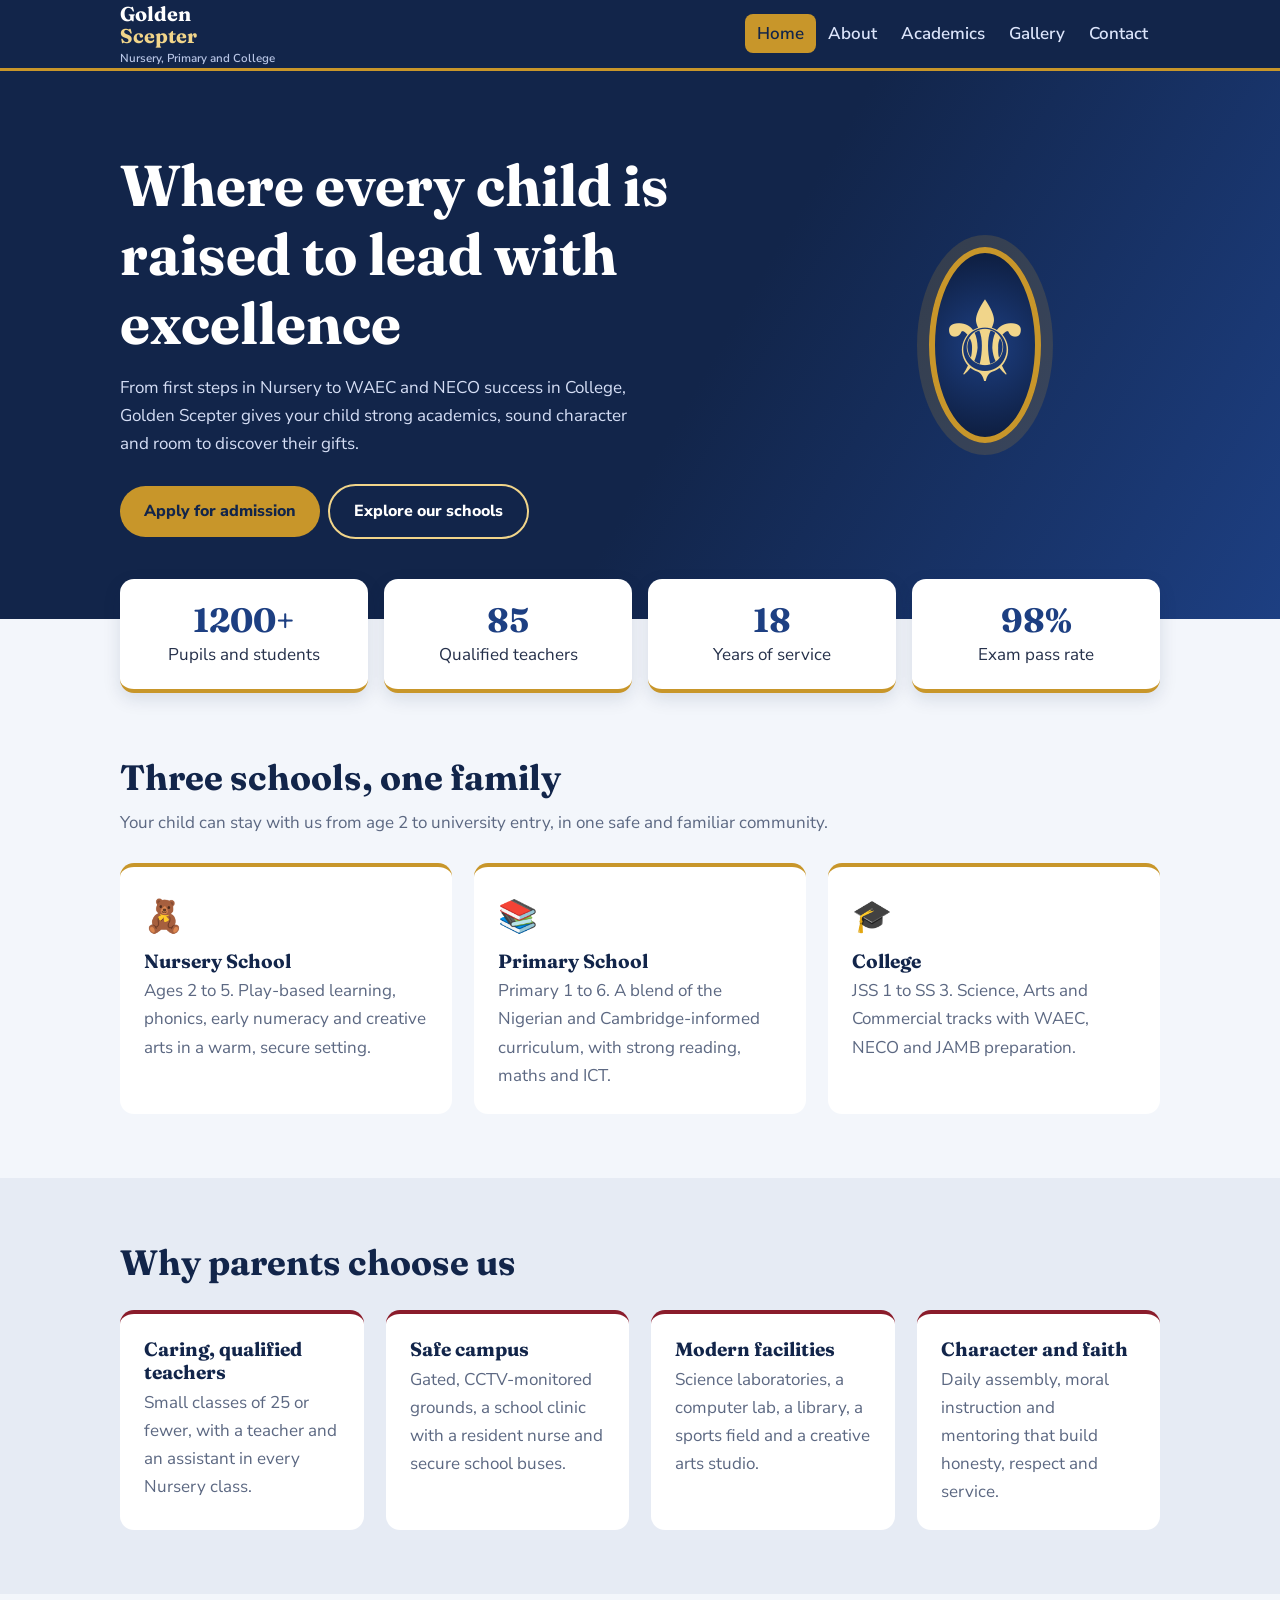
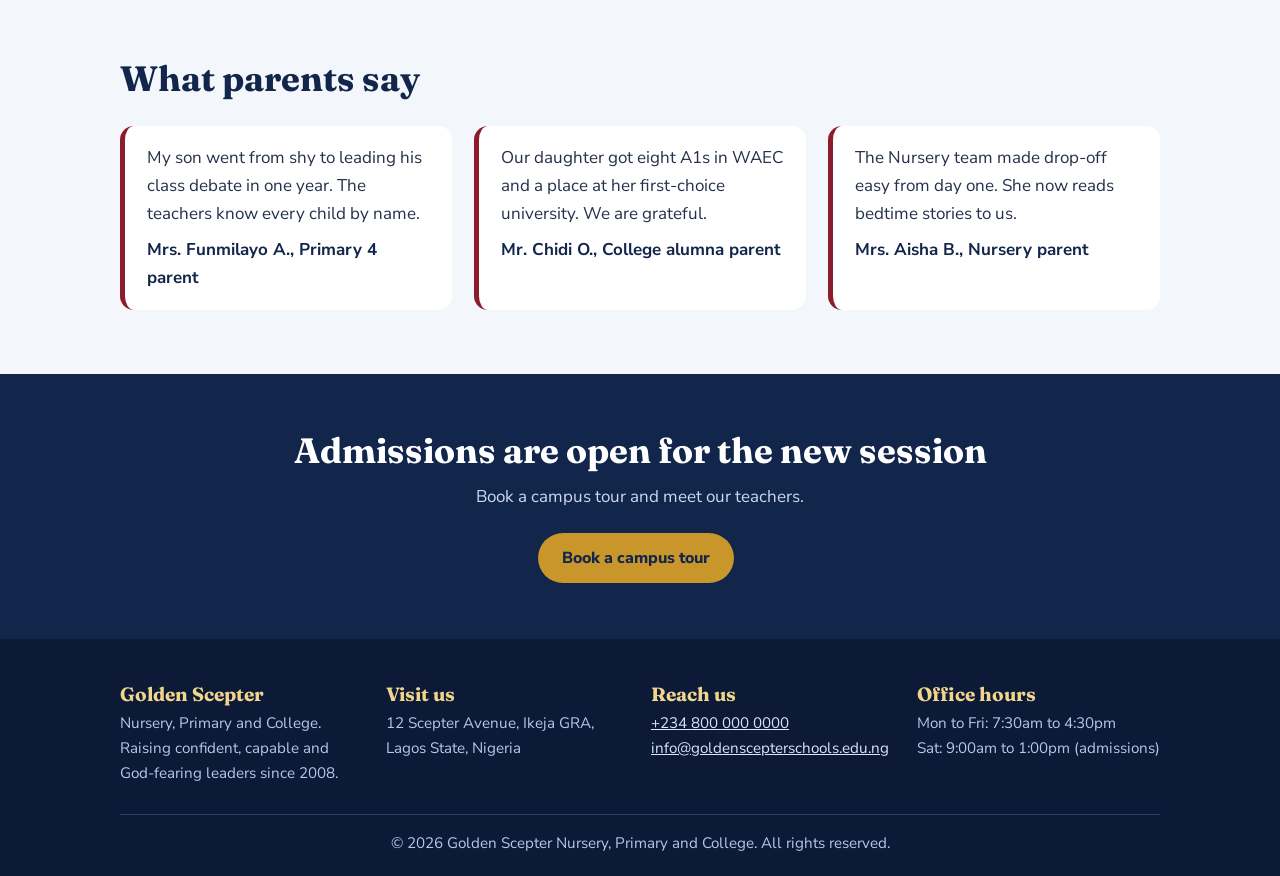
<file: index.html>
<!DOCTYPE html><html lang="en"><head><meta charset="utf-8"><meta name="viewport" content="width=device-width,initial-scale=1">
<title>Home | Golden Scepter Nursery, Primary and College</title><meta name="description" content="Golden Scepter Nursery, Primary and College in Lagos: a caring, high-achieving school from age 2 to SS3.">
<link rel="icon" href="data:image/svg+xml,<svg xmlns=%22http://www.w3.org/2000/svg%22 viewBox=%220 0 100 100%22><text y=%2290%22 font-size=%2290%22>⚜️</text></svg>">
<link rel="stylesheet" href="https://fonts.googleapis.com/css2?family=Fraunces:wght@600;700&family=Nunito+Sans:wght@400;600;800&display=swap">
<link rel="stylesheet" href="style.css"></head><body>
<header class="hd"><div class="wrap nav"><a class="logo" href="index.html">Golden <b>Scepter</b><small>Nursery, Primary and College</small></a>
<button id="mb" aria-label="Menu" aria-expanded="false">☰</button>
<nav id="nv"><a href="index.html">Home</a><a href="about.html">About</a><a href="academics.html">Academics</a><a href="gallery.html">Gallery</a><a href="contact.html">Contact</a></nav></div></header>
<main>
<section class="hero"><div class="wrap"><div><h1>Where every child is raised to lead with excellence</h1>
<p>From first steps in Nursery to WAEC and NECO success in College, Golden Scepter gives your child strong academics, sound character and room to discover their gifts.</p>
<a class="btn" href="contact.html">Apply for admission</a><a class="btn o" href="academics.html">Explore our schools</a></div>
<div class="crest" aria-hidden="true">⚜</div></div></section>
<div class="wrap stats"><div><b data-n="1200" data-s="+">0</b>Pupils and students</div><div><b data-n="85">0</b>Qualified teachers</div><div><b data-n="18">0</b>Years of service</div><div><b data-n="98" data-s="%">0</b>Exam pass rate</div></div>
<section><div class="wrap"><h2>Three schools, one family</h2><p class="mute">Your child can stay with us from age 2 to university entry, in one safe and familiar community.</p>
<div class="grid"><div class="card"><span class="ico">🧸</span><h3>Nursery School</h3><p>Ages 2 to 5. Play-based learning, phonics, early numeracy and creative arts in a warm, secure setting.</p></div>
<div class="card"><span class="ico">📚</span><h3>Primary School</h3><p>Primary 1 to 6. A blend of the Nigerian and Cambridge-informed curriculum, with strong reading, maths and ICT.</p></div>
<div class="card"><span class="ico">🎓</span><h3>College</h3><p>JSS 1 to SS 3. Science, Arts and Commercial tracks with WAEC, NECO and JAMB preparation.</p></div></div></div></section>
<section class="alt"><div class="wrap"><h2>Why parents choose us</h2><div class="grid">
<div class="card w"><h3>Caring, qualified teachers</h3><p>Small classes of 25 or fewer, with a teacher and an assistant in every Nursery class.</p></div>
<div class="card w"><h3>Safe campus</h3><p>Gated, CCTV-monitored grounds, a school clinic with a resident nurse and secure school buses.</p></div>
<div class="card w"><h3>Modern facilities</h3><p>Science laboratories, a computer lab, a library, a sports field and a creative arts studio.</p></div>
<div class="card w"><h3>Character and faith</h3><p>Daily assembly, moral instruction and mentoring that build honesty, respect and service.</p></div></div></div></section>
<section><div class="wrap"><h2>What parents say</h2><div class="grid">
<blockquote>My son went from shy to leading his class debate in one year. The teachers know every child by name.<cite>Mrs. Funmilayo A., Primary 4 parent</cite></blockquote>
<blockquote>Our daughter got eight A1s in WAEC and a place at her first-choice university. We are grateful.<cite>Mr. Chidi O., College alumna parent</cite></blockquote>
<blockquote>The Nursery team made drop-off easy from day one. She now reads bedtime stories to us.<cite>Mrs. Aisha B., Nursery parent</cite></blockquote></div></div></section>
<section class="cta"><div class="wrap"><h2>Admissions are open for the new session</h2><p style="margin:10px 0 22px;color:#cdd8f2">Book a campus tour and meet our teachers.</p><a class="btn" href="contact.html">Book a campus tour</a></div></section>
</main>
<footer><div class="wrap"><div class="grid">
<div><h3>Golden Scepter</h3><p>Nursery, Primary and College. Raising confident, capable and God-fearing leaders since 2008.</p></div>
<div><h3>Visit us</h3><p>12 Scepter Avenue, Ikeja GRA,<br>Lagos State, Nigeria</p></div>
<div><h3>Reach us</h3><p><a href="tel:+2348000000000">+234 800 000 0000</a><br><a href="mailto:info@goldenscepterschools.edu.ng">info@goldenscepterschools.edu.ng</a></p></div>
<div><h3>Office hours</h3><p>Mon to Fri: 7:30am to 4:30pm<br>Sat: 9:00am to 1:00pm (admissions)</p></div></div>
<p class="copy">&copy; <span id="yr"></span> Golden Scepter Nursery, Primary and College. All rights reserved.</p></div></footer>
<script src="script.js"></script></body></html>
</file>
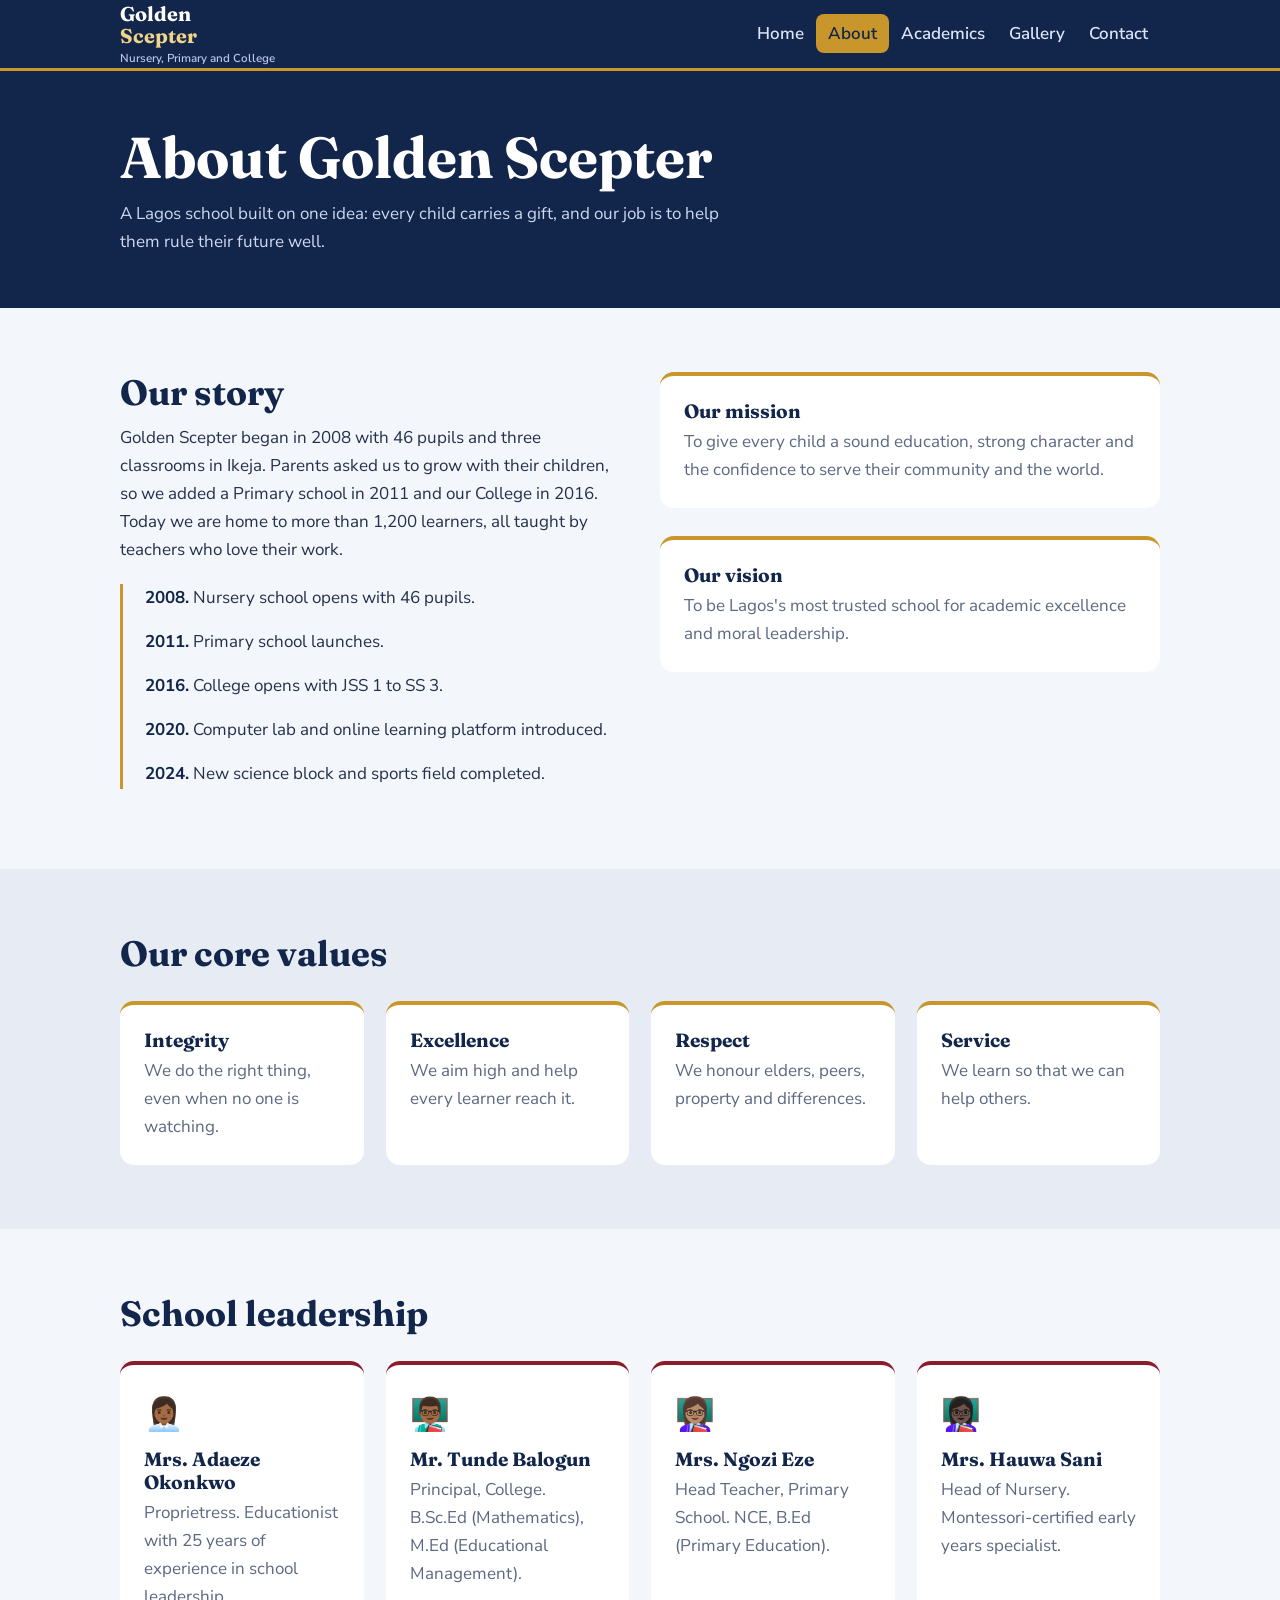
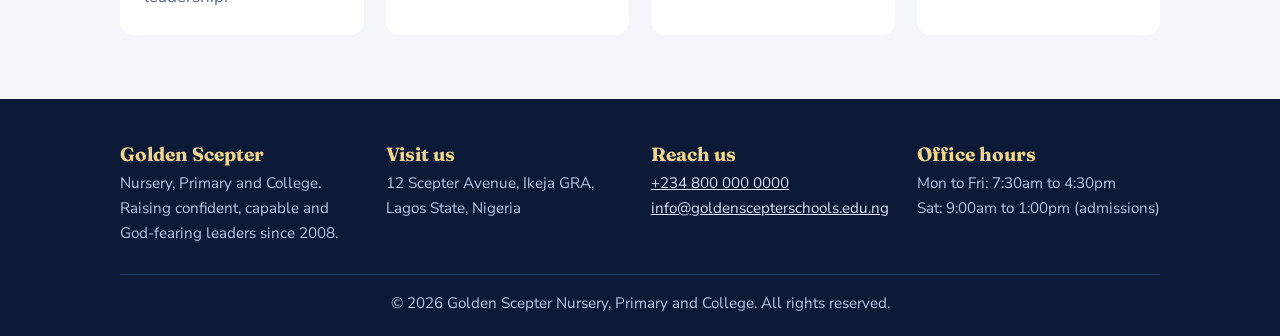
<file: about.html>
<!DOCTYPE html><html lang="en"><head><meta charset="utf-8"><meta name="viewport" content="width=device-width,initial-scale=1">
<title>About | Golden Scepter Nursery, Primary and College</title><meta name="description" content="The story, mission, values and leadership of Golden Scepter Nursery, Primary and College.">
<link rel="icon" href="data:image/svg+xml,<svg xmlns=%22http://www.w3.org/2000/svg%22 viewBox=%220 0 100 100%22><text y=%2290%22 font-size=%2290%22>⚜️</text></svg>">
<link rel="stylesheet" href="https://fonts.googleapis.com/css2?family=Fraunces:wght@600;700&family=Nunito+Sans:wght@400;600;800&display=swap">
<link rel="stylesheet" href="style.css"></head><body>
<header class="hd"><div class="wrap nav"><a class="logo" href="index.html">Golden <b>Scepter</b><small>Nursery, Primary and College</small></a>
<button id="mb" aria-label="Menu" aria-expanded="false">☰</button>
<nav id="nv"><a href="index.html">Home</a><a href="about.html">About</a><a href="academics.html">Academics</a><a href="gallery.html">Gallery</a><a href="contact.html">Contact</a></nav></div></header>
<main>
<section class="page"><div class="wrap"><h1>About Golden Scepter</h1><p>A Lagos school built on one idea: every child carries a gift, and our job is to help them rule their future well.</p></div></section>
<section><div class="wrap two"><div><h2>Our story</h2><p>Golden Scepter began in 2008 with 46 pupils and three classrooms in Ikeja. Parents asked us to grow with their children, so we added a Primary school in 2011 and our College in 2016. Today we are home to more than 1,200 learners, all taught by teachers who love their work.</p>
<div class="tl"><p><b>2008.</b> Nursery school opens with 46 pupils.</p><p><b>2011.</b> Primary school launches.</p><p><b>2016.</b> College opens with JSS 1 to SS 3.</p><p><b>2020.</b> Computer lab and online learning platform introduced.</p><p><b>2024.</b> New science block and sports field completed.</p></div></div>
<div><div class="card"><h3>Our mission</h3><p>To give every child a sound education, strong character and the confidence to serve their community and the world.</p></div><br>
<div class="card"><h3>Our vision</h3><p>To be Lagos's most trusted school for academic excellence and moral leadership.</p></div></div></div></section>
<section class="alt"><div class="wrap"><h2>Our core values</h2><div class="grid">
<div class="card"><h3>Integrity</h3><p>We do the right thing, even when no one is watching.</p></div><div class="card"><h3>Excellence</h3><p>We aim high and help every learner reach it.</p></div>
<div class="card"><h3>Respect</h3><p>We honour elders, peers, property and differences.</p></div><div class="card"><h3>Service</h3><p>We learn so that we can help others.</p></div></div></div></section>
<section><div class="wrap"><h2>School leadership</h2><div class="grid">
<div class="card w"><span class="ico">👩🏾‍💼</span><h3>Mrs. Adaeze Okonkwo</h3><p>Proprietress. Educationist with 25 years of experience in school leadership.</p></div>
<div class="card w"><span class="ico">👨🏾‍🏫</span><h3>Mr. Tunde Balogun</h3><p>Principal, College. B.Sc.Ed (Mathematics), M.Ed (Educational Management).</p></div>
<div class="card w"><span class="ico">👩🏽‍🏫</span><h3>Mrs. Ngozi Eze</h3><p>Head Teacher, Primary School. NCE, B.Ed (Primary Education).</p></div>
<div class="card w"><span class="ico">👩🏿‍🏫</span><h3>Mrs. Hauwa Sani</h3><p>Head of Nursery. Montessori-certified early years specialist.</p></div></div></div></section>
</main>
<footer><div class="wrap"><div class="grid">
<div><h3>Golden Scepter</h3><p>Nursery, Primary and College. Raising confident, capable and God-fearing leaders since 2008.</p></div>
<div><h3>Visit us</h3><p>12 Scepter Avenue, Ikeja GRA,<br>Lagos State, Nigeria</p></div>
<div><h3>Reach us</h3><p><a href="tel:+2348000000000">+234 800 000 0000</a><br><a href="mailto:info@goldenscepterschools.edu.ng">info@goldenscepterschools.edu.ng</a></p></div>
<div><h3>Office hours</h3><p>Mon to Fri: 7:30am to 4:30pm<br>Sat: 9:00am to 1:00pm (admissions)</p></div></div>
<p class="copy">&copy; <span id="yr"></span> Golden Scepter Nursery, Primary and College. All rights reserved.</p></div></footer>
<script src="script.js"></script></body></html>
</file>
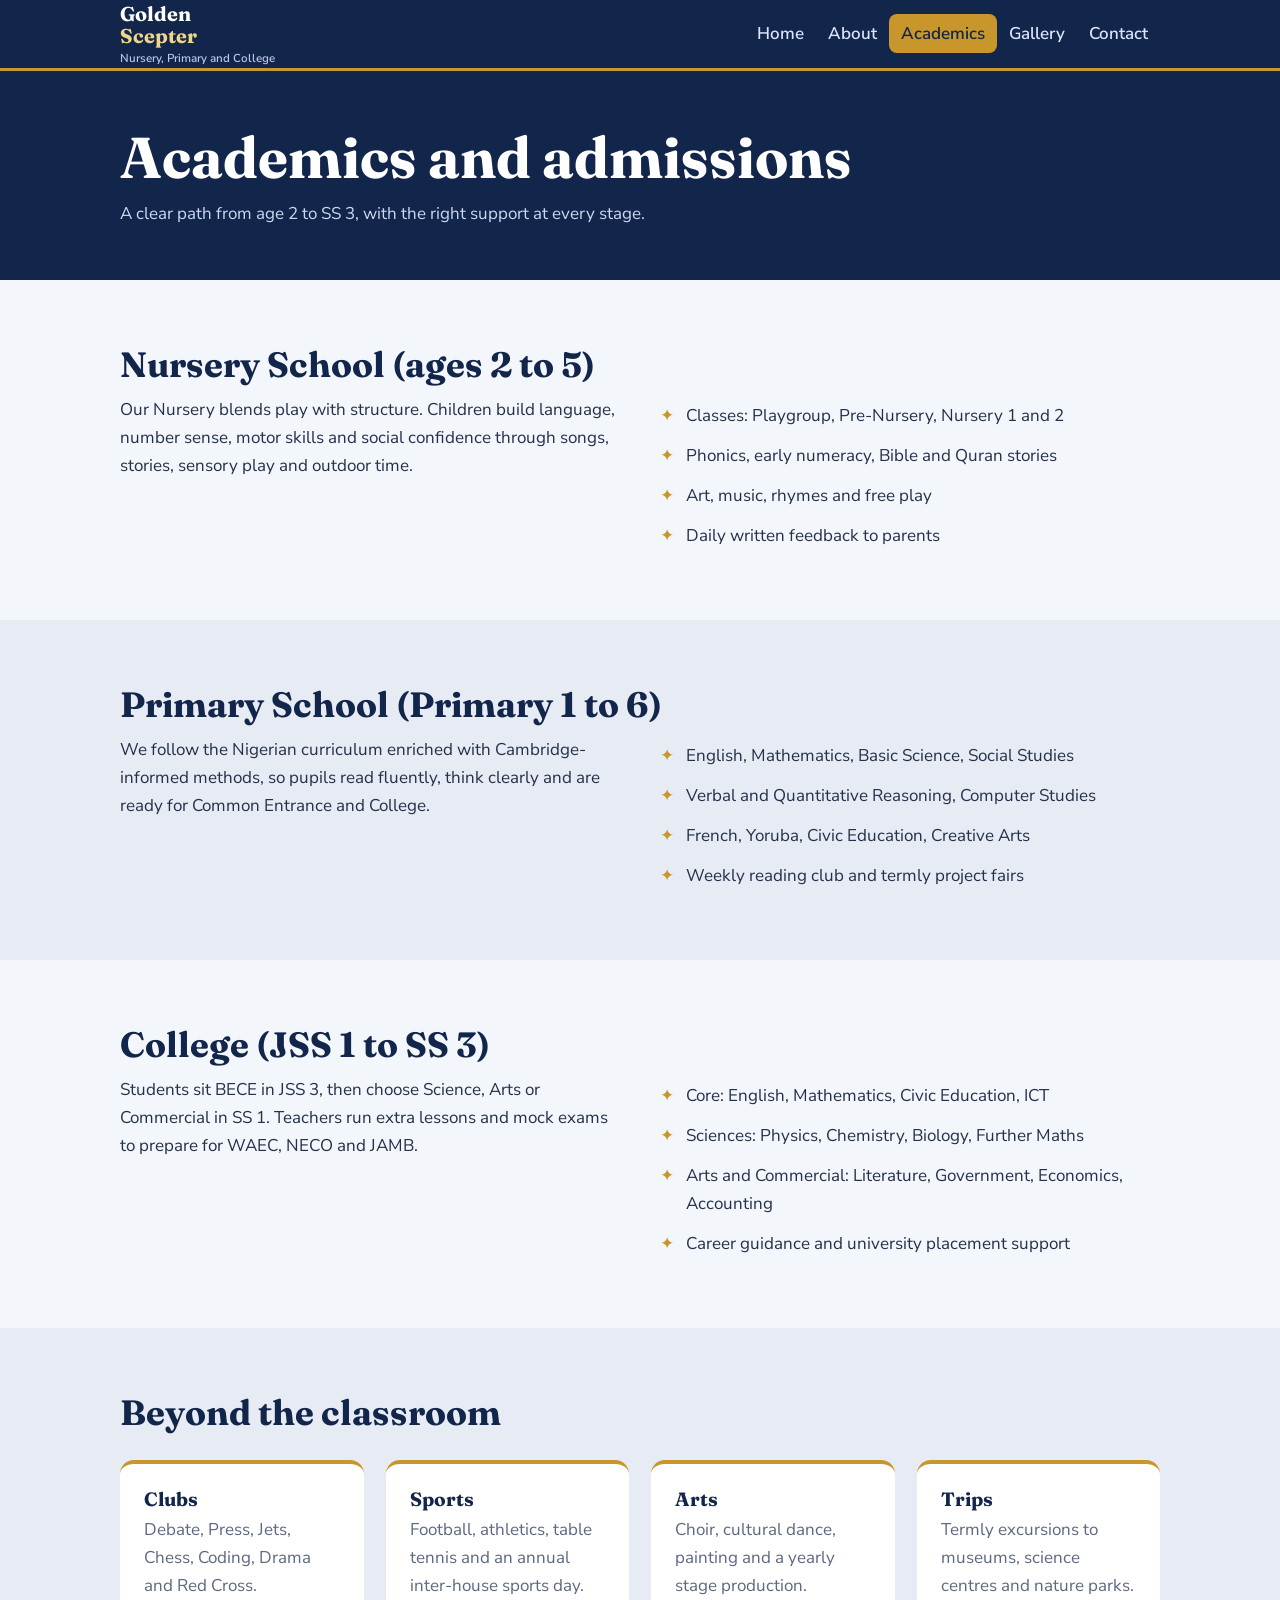
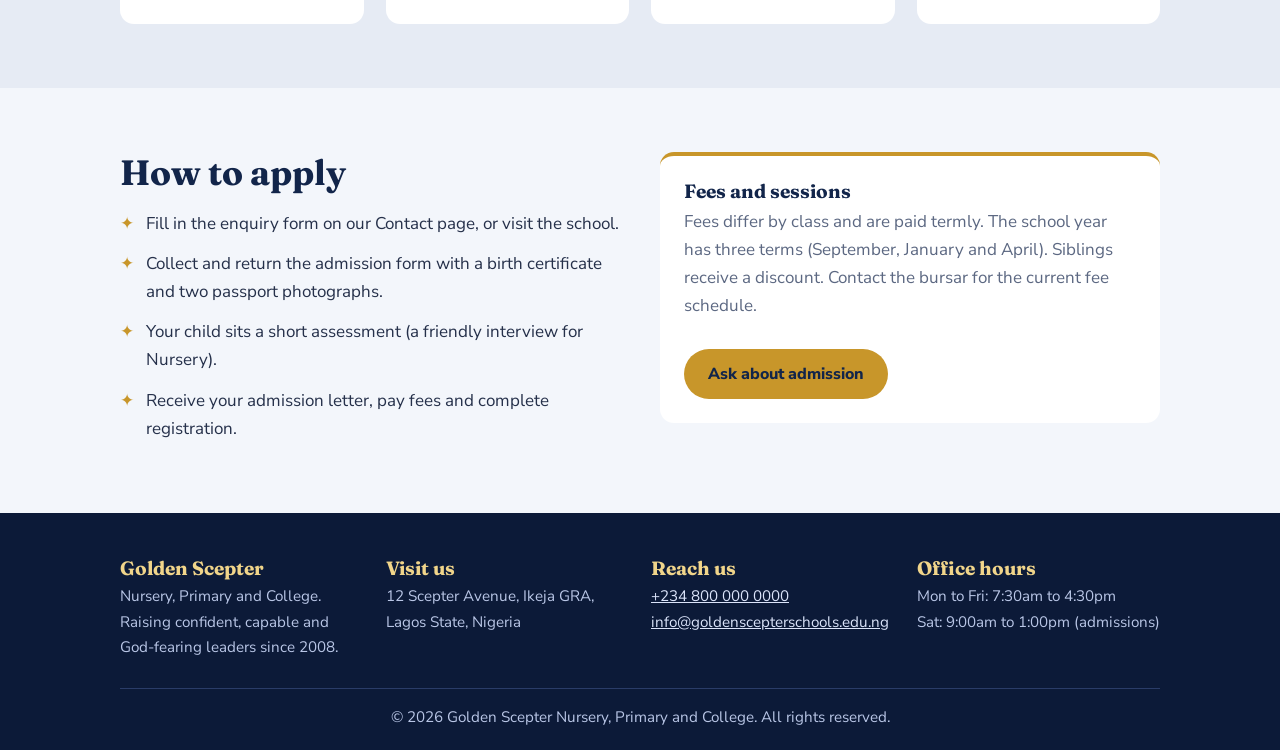
<file: academics.html>
<!DOCTYPE html><html lang="en"><head><meta charset="utf-8"><meta name="viewport" content="width=device-width,initial-scale=1">
<title>Academics | Golden Scepter Nursery, Primary and College</title><meta name="description" content="Nursery, Primary and College programmes, curriculum, activities and admission steps at Golden Scepter.">
<link rel="icon" href="data:image/svg+xml,<svg xmlns=%22http://www.w3.org/2000/svg%22 viewBox=%220 0 100 100%22><text y=%2290%22 font-size=%2290%22>⚜️</text></svg>">
<link rel="stylesheet" href="https://fonts.googleapis.com/css2?family=Fraunces:wght@600;700&family=Nunito+Sans:wght@400;600;800&display=swap">
<link rel="stylesheet" href="style.css"></head><body>
<header class="hd"><div class="wrap nav"><a class="logo" href="index.html">Golden <b>Scepter</b><small>Nursery, Primary and College</small></a>
<button id="mb" aria-label="Menu" aria-expanded="false">☰</button>
<nav id="nv"><a href="index.html">Home</a><a href="about.html">About</a><a href="academics.html">Academics</a><a href="gallery.html">Gallery</a><a href="contact.html">Contact</a></nav></div></header>
<main>
<section class="page"><div class="wrap"><h1>Academics and admissions</h1><p>A clear path from age 2 to SS 3, with the right support at every stage.</p></div></section>
<section><div class="wrap"><h2>Nursery School (ages 2 to 5)</h2><div class="two"><p>Our Nursery blends play with structure. Children build language, number sense, motor skills and social confidence through songs, stories, sensory play and outdoor time.</p>
<ul class="t"><li>Classes: Playgroup, Pre-Nursery, Nursery 1 and 2</li><li>Phonics, early numeracy, Bible and Quran stories</li><li>Art, music, rhymes and free play</li><li>Daily written feedback to parents</li></ul></div></div></section>
<section class="alt"><div class="wrap"><h2>Primary School (Primary 1 to 6)</h2><div class="two"><p>We follow the Nigerian curriculum enriched with Cambridge-informed methods, so pupils read fluently, think clearly and are ready for Common Entrance and College.</p>
<ul class="t"><li>English, Mathematics, Basic Science, Social Studies</li><li>Verbal and Quantitative Reasoning, Computer Studies</li><li>French, Yoruba, Civic Education, Creative Arts</li><li>Weekly reading club and termly project fairs</li></ul></div></div></section>
<section><div class="wrap"><h2>College (JSS 1 to SS 3)</h2><div class="two"><p>Students sit BECE in JSS 3, then choose Science, Arts or Commercial in SS 1. Teachers run extra lessons and mock exams to prepare for WAEC, NECO and JAMB.</p>
<ul class="t"><li>Core: English, Mathematics, Civic Education, ICT</li><li>Sciences: Physics, Chemistry, Biology, Further Maths</li><li>Arts and Commercial: Literature, Government, Economics, Accounting</li><li>Career guidance and university placement support</li></ul></div></div></section>
<section class="alt"><div class="wrap"><h2>Beyond the classroom</h2><div class="grid">
<div class="card"><h3>Clubs</h3><p>Debate, Press, Jets, Chess, Coding, Drama and Red Cross.</p></div><div class="card"><h3>Sports</h3><p>Football, athletics, table tennis and an annual inter-house sports day.</p></div>
<div class="card"><h3>Arts</h3><p>Choir, cultural dance, painting and a yearly stage production.</p></div><div class="card"><h3>Trips</h3><p>Termly excursions to museums, science centres and nature parks.</p></div></div></div></section>
<section><div class="wrap two"><div><h2>How to apply</h2><ul class="t"><li>Fill in the enquiry form on our Contact page, or visit the school.</li><li>Collect and return the admission form with a birth certificate and two passport photographs.</li><li>Your child sits a short assessment (a friendly interview for Nursery).</li><li>Receive your admission letter, pay fees and complete registration.</li></ul></div>
<div class="card"><h3>Fees and sessions</h3><p>Fees differ by class and are paid termly. The school year has three terms (September, January and April). Siblings receive a discount. Contact the bursar for the current fee schedule.</p><br><a class="btn" href="contact.html">Ask about admission</a></div></div></section>
</main>
<footer><div class="wrap"><div class="grid">
<div><h3>Golden Scepter</h3><p>Nursery, Primary and College. Raising confident, capable and God-fearing leaders since 2008.</p></div>
<div><h3>Visit us</h3><p>12 Scepter Avenue, Ikeja GRA,<br>Lagos State, Nigeria</p></div>
<div><h3>Reach us</h3><p><a href="tel:+2348000000000">+234 800 000 0000</a><br><a href="mailto:info@goldenscepterschools.edu.ng">info@goldenscepterschools.edu.ng</a></p></div>
<div><h3>Office hours</h3><p>Mon to Fri: 7:30am to 4:30pm<br>Sat: 9:00am to 1:00pm (admissions)</p></div></div>
<p class="copy">&copy; <span id="yr"></span> Golden Scepter Nursery, Primary and College. All rights reserved.</p></div></footer>
<script src="script.js"></script></body></html>
</file>
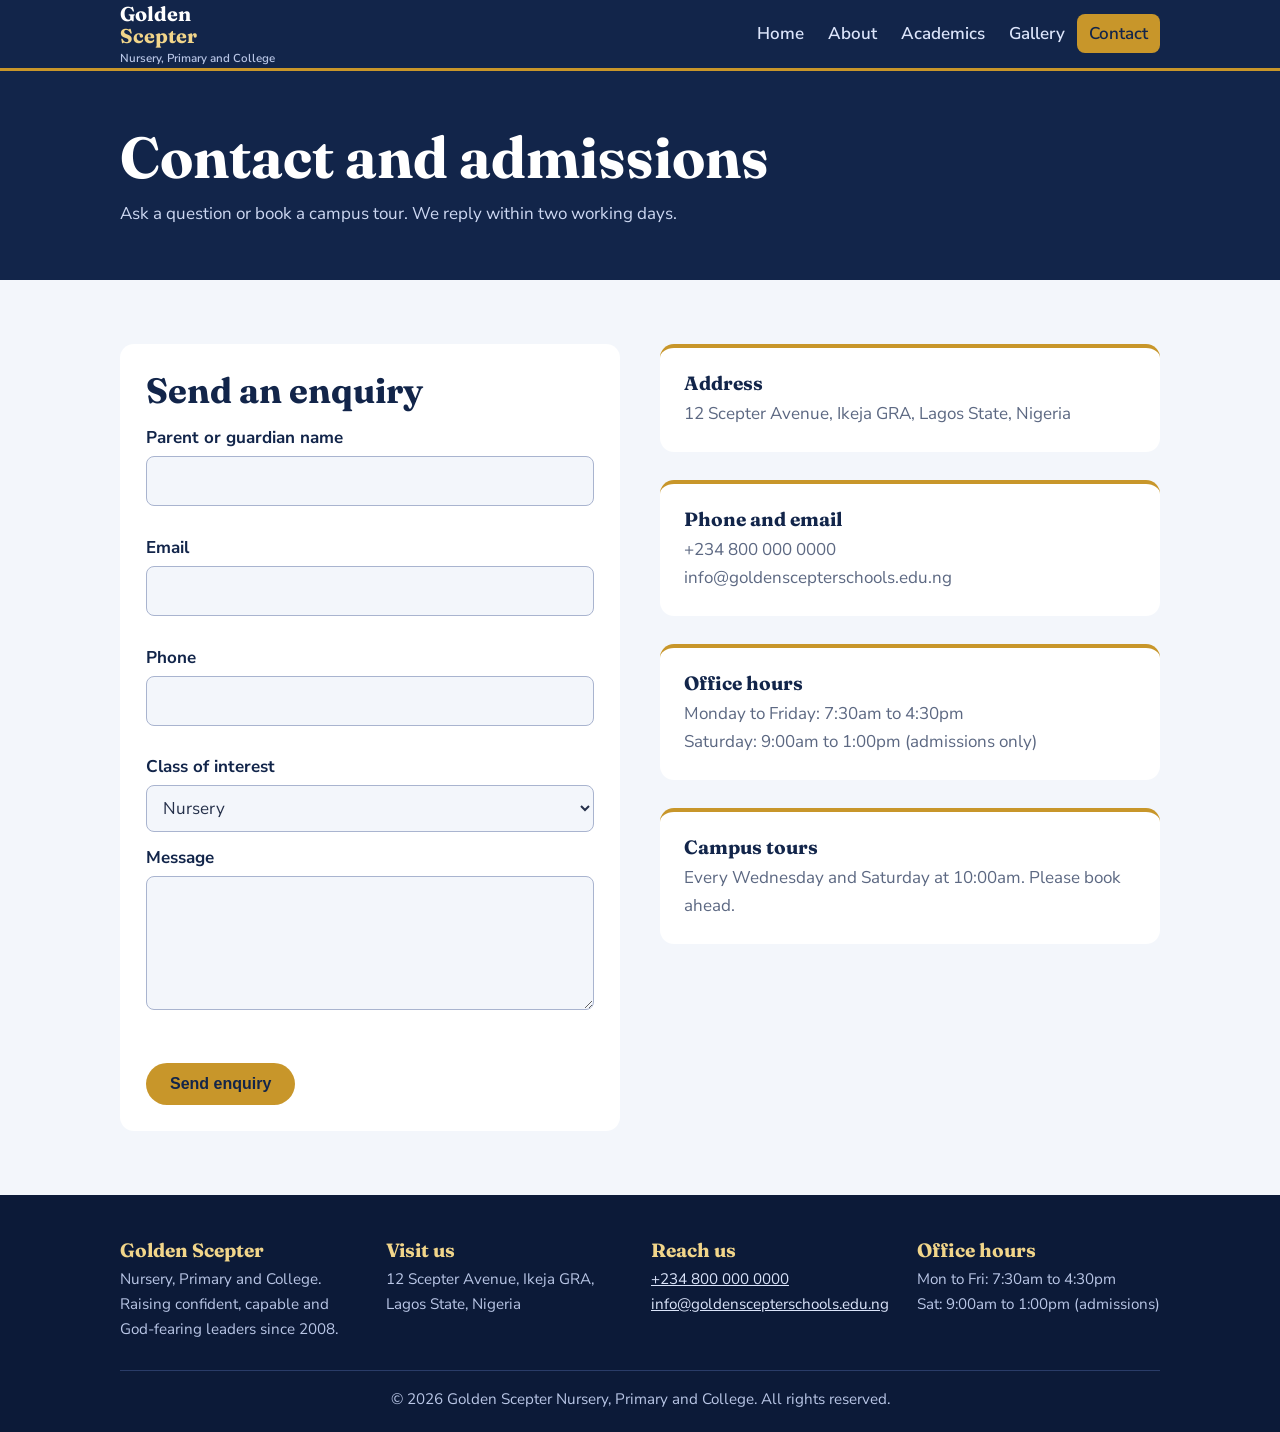
<file: contact.html>
<!DOCTYPE html><html lang="en"><head><meta charset="utf-8"><meta name="viewport" content="width=device-width,initial-scale=1">
<title>Contact | Golden Scepter Nursery, Primary and College</title><meta name="description" content="Contact Golden Scepter Nursery, Primary and College, book a tour or ask about admission.">
<link rel="icon" href="data:image/svg+xml,<svg xmlns=%22http://www.w3.org/2000/svg%22 viewBox=%220 0 100 100%22><text y=%2290%22 font-size=%2290%22>⚜️</text></svg>">
<link rel="stylesheet" href="https://fonts.googleapis.com/css2?family=Fraunces:wght@600;700&family=Nunito+Sans:wght@400;600;800&display=swap">
<link rel="stylesheet" href="style.css"></head><body>
<header class="hd"><div class="wrap nav"><a class="logo" href="index.html">Golden <b>Scepter</b><small>Nursery, Primary and College</small></a>
<button id="mb" aria-label="Menu" aria-expanded="false">☰</button>
<nav id="nv"><a href="index.html">Home</a><a href="about.html">About</a><a href="academics.html">Academics</a><a href="gallery.html">Gallery</a><a href="contact.html">Contact</a></nav></div></header>
<main>
<section class="page"><div class="wrap"><h1>Contact and admissions</h1><p>Ask a question or book a campus tour. We reply within two working days.</p></div></section>
<section><div class="wrap two"><form id="cf" novalidate><h2>Send an enquiry</h2>
<label for="name">Parent or guardian name</label><input id="name" name="name" required><div class="err"></div>
<label for="email">Email</label><input id="email" type="email" required><div class="err"></div>
<label for="tel">Phone</label><input id="tel" type="tel" required><div class="err"></div>
<label for="lv">Class of interest</label><select id="lv"><option>Nursery</option><option>Primary</option><option>College</option></select>
<label for="msg">Message</label><textarea id="msg" rows="4" required></textarea><div class="err"></div>
<br><button class="btn" type="submit">Send enquiry</button><div id="res" aria-live="polite"></div></form>
<div><div class="card"><h3>Address</h3><p>12 Scepter Avenue, Ikeja GRA, Lagos State, Nigeria</p></div><br>
<div class="card"><h3>Phone and email</h3><p>+234 800 000 0000<br>info@goldenscepterschools.edu.ng</p></div><br>
<div class="card"><h3>Office hours</h3><p>Monday to Friday: 7:30am to 4:30pm<br>Saturday: 9:00am to 1:00pm (admissions only)</p></div><br>
<div class="card"><h3>Campus tours</h3><p>Every Wednesday and Saturday at 10:00am. Please book ahead.</p></div></div></div></section>
</main>
<footer><div class="wrap"><div class="grid">
<div><h3>Golden Scepter</h3><p>Nursery, Primary and College. Raising confident, capable and God-fearing leaders since 2008.</p></div>
<div><h3>Visit us</h3><p>12 Scepter Avenue, Ikeja GRA,<br>Lagos State, Nigeria</p></div>
<div><h3>Reach us</h3><p><a href="tel:+2348000000000">+234 800 000 0000</a><br><a href="mailto:info@goldenscepterschools.edu.ng">info@goldenscepterschools.edu.ng</a></p></div>
<div><h3>Office hours</h3><p>Mon to Fri: 7:30am to 4:30pm<br>Sat: 9:00am to 1:00pm (admissions)</p></div></div>
<p class="copy">&copy; <span id="yr"></span> Golden Scepter Nursery, Primary and College. All rights reserved.</p></div></footer>
<script src="script.js"></script></body></html>
</file>
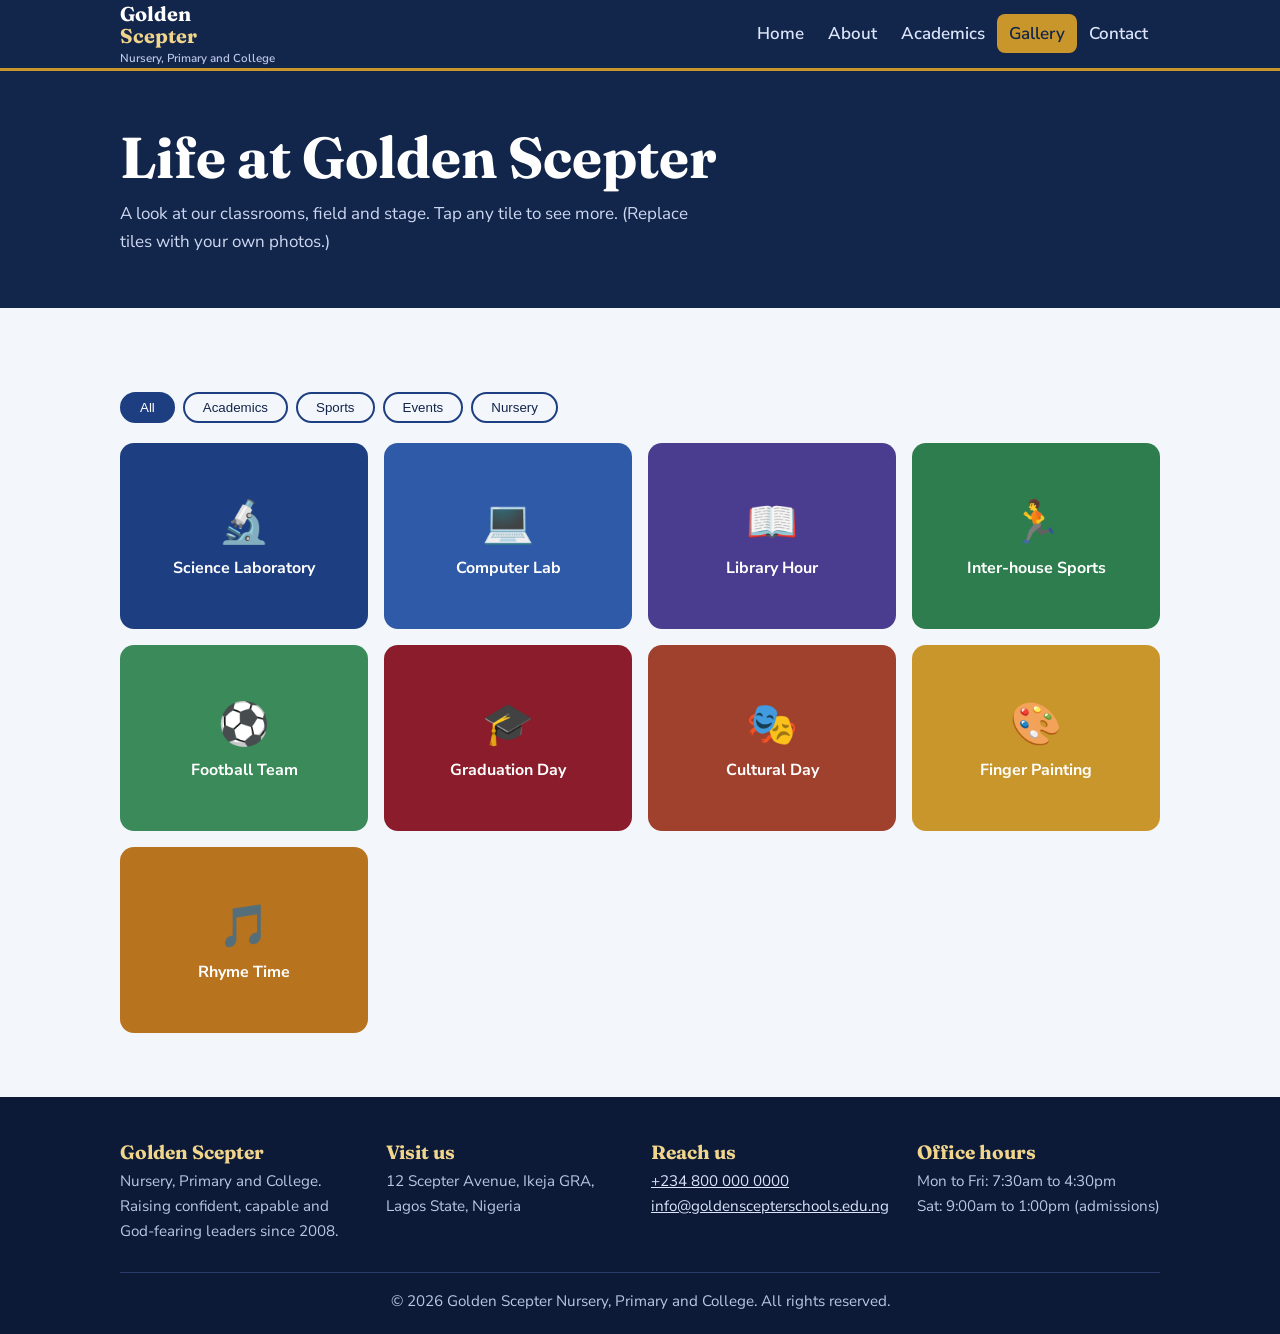
<file: gallery.html>
<!DOCTYPE html><html lang="en"><head><meta charset="utf-8"><meta name="viewport" content="width=device-width,initial-scale=1">
<title>Gallery | Golden Scepter Nursery, Primary and College</title><meta name="description" content="Photos of life at Golden Scepter: classrooms, sports, events and Nursery play.">
<link rel="icon" href="data:image/svg+xml,<svg xmlns=%22http://www.w3.org/2000/svg%22 viewBox=%220 0 100 100%22><text y=%2290%22 font-size=%2290%22>⚜️</text></svg>">
<link rel="stylesheet" href="https://fonts.googleapis.com/css2?family=Fraunces:wght@600;700&family=Nunito+Sans:wght@400;600;800&display=swap">
<link rel="stylesheet" href="style.css"></head><body>
<header class="hd"><div class="wrap nav"><a class="logo" href="index.html">Golden <b>Scepter</b><small>Nursery, Primary and College</small></a>
<button id="mb" aria-label="Menu" aria-expanded="false">☰</button>
<nav id="nv"><a href="index.html">Home</a><a href="about.html">About</a><a href="academics.html">Academics</a><a href="gallery.html">Gallery</a><a href="contact.html">Contact</a></nav></div></header>
<main>
<section class="page"><div class="wrap"><h1>Life at Golden Scepter</h1><p>A look at our classrooms, field and stage. Tap any tile to see more. (Replace tiles with your own photos.)</p></div></section>
<section><div class="wrap"><div class="filters"><button class="on" data-f="all">All</button><button data-f="academics">Academics</button><button data-f="sports">Sports</button><button data-f="events">Events</button><button data-f="nursery">Nursery</button></div>
<div class="gal">
<button class="tile" data-c="academics" data-e="🔬" data-t="Science Laboratory" data-d="SS 2 students run a titration practical." style="background:#1d3f82"><span>🔬</span>Science Laboratory</button>
<button class="tile" data-c="academics" data-e="💻" data-t="Computer Lab" data-d="Primary 5 pupils learn basic coding." style="background:#2f5aa8"><span>💻</span>Computer Lab</button>
<button class="tile" data-c="academics" data-e="📖" data-t="Library Hour" data-d="Weekly reading time for every class." style="background:#4a3d8f"><span>📖</span>Library Hour</button>
<button class="tile" data-c="sports" data-e="🏃" data-t="Inter-house Sports" data-d="Blue, Red, Green and Yellow houses compete each March." style="background:#2e7d4f"><span>🏃</span>Inter-house Sports</button>
<button class="tile" data-c="sports" data-e="⚽" data-t="Football Team" data-d="Our College team after the Lagos schools cup." style="background:#3b8a5a"><span>⚽</span>Football Team</button>
<button class="tile" data-c="events" data-e="🎓" data-t="Graduation Day" data-d="SS 3 and Primary 6 leavers celebrate." style="background:#8a1c2b"><span>🎓</span>Graduation Day</button>
<button class="tile" data-c="events" data-e="🎭" data-t="Cultural Day" data-d="Pupils in traditional attire share food, dance and drama." style="background:#a0412d"><span>🎭</span>Cultural Day</button>
<button class="tile" data-c="nursery" data-e="🎨" data-t="Finger Painting" data-d="Nursery 2 explore colour and texture." style="background:#c8962a"><span>🎨</span>Finger Painting</button>
<button class="tile" data-c="nursery" data-e="🎵" data-t="Rhyme Time" data-d="Songs and movement every morning." style="background:#b8731f"><span>🎵</span>Rhyme Time</button>
</div></div></section>
<div id="lb" role="dialog" aria-modal="true" aria-label="Photo details"><div><span></span><h3></h3><p class="mute"></p></div></div>
</main>
<footer><div class="wrap"><div class="grid">
<div><h3>Golden Scepter</h3><p>Nursery, Primary and College. Raising confident, capable and God-fearing leaders since 2008.</p></div>
<div><h3>Visit us</h3><p>12 Scepter Avenue, Ikeja GRA,<br>Lagos State, Nigeria</p></div>
<div><h3>Reach us</h3><p><a href="tel:+2348000000000">+234 800 000 0000</a><br><a href="mailto:info@goldenscepterschools.edu.ng">info@goldenscepterschools.edu.ng</a></p></div>
<div><h3>Office hours</h3><p>Mon to Fri: 7:30am to 4:30pm<br>Sat: 9:00am to 1:00pm (admissions)</p></div></div>
<p class="copy">&copy; <span id="yr"></span> Golden Scepter Nursery, Primary and College. All rights reserved.</p></div></footer>
<script src="script.js"></script></body></html>
</file>
<file: style.css>
:root{--ink:#12254a;--blue:#1d3f82;--gold:#c8962a;--gold2:#f1d58a;--wine:#8a1c2b;--bg:#f3f6fb;--card:#fff;--tx:#25304a;--mute:#5c6882;--r:14px}
@media(prefers-color-scheme:dark){:root{--bg:#0e1730;--card:#17234a;--tx:#e6ebf7;--mute:#a8b3cf;--ink:#e6ebf7}}
*{box-sizing:border-box;margin:0}html{scroll-behavior:smooth}
body{font:17px/1.65 "Nunito Sans",system-ui,sans-serif;color:var(--tx);background:var(--bg)}
h1,h2,h3,.logo{font-family:Fraunces,Georgia,serif;line-height:1.2;color:var(--ink)}
h1{font-size:clamp(2.2rem,5vw,3.6rem)}h2{font-size:clamp(1.6rem,3vw,2.2rem);margin-bottom:.6rem}h3{font-size:1.2rem;margin-bottom:.3rem}
a{color:var(--blue)}img{max-width:100%}
.wrap{max-width:1080px;margin:auto;padding:0 20px}
section{padding:64px 0}.alt{background:rgba(29,63,130,.06)}
.hd{background:#12254a;position:sticky;top:0;z-index:9;border-bottom:3px solid var(--gold)}
.nav{display:flex;align-items:center;justify-content:space-between;gap:16px;min-height:68px}
.logo{color:#fff;text-decoration:none;font-weight:700;font-size:1.25rem;display:flex;flex-direction:column;line-height:1.1}
.logo b{color:var(--gold2)}.logo small{font:600 .72rem "Nunito Sans",sans-serif;color:#b9c6e6;margin-top:3px}
nav a{color:#dbe4fa;text-decoration:none;padding:8px 12px;border-radius:8px;font-weight:600}
nav a:hover,nav a.on{background:var(--gold);color:#12254a}
#mb{display:none;background:none;border:1px solid #5b72a8;color:#fff;font-size:1.4rem;border-radius:8px;padding:2px 10px}
a:focus-visible,button:focus-visible,input:focus-visible,select:focus-visible,textarea:focus-visible{outline:3px solid var(--gold);outline-offset:2px}
.hero{background:linear-gradient(120deg,#12254a 55%,#1d3f82);color:#fff;padding:80px 0}
.hero .wrap{display:grid;grid-template-columns:1.3fr .7fr;gap:40px;align-items:center}
.hero h1{color:#fff}.hero p{color:#d5def5;margin:16px 0 26px;max-width:52ch}
.crest{aspect-ratio:1;max-width:280px;margin:auto;border-radius:50%;border:6px solid var(--gold);display:grid;place-items:center;font-size:7rem;color:var(--gold2);background:radial-gradient(circle,#1d3f82,#0c1a38);box-shadow:0 0 0 12px rgba(200,150,42,.18)}
.btn{display:inline-block;background:var(--gold);color:#12254a;font-weight:800;padding:12px 24px;border-radius:999px;text-decoration:none;border:0;cursor:pointer;font-size:1rem;margin-right:8px}
.btn:hover{background:var(--gold2)}.btn.o{background:none;border:2px solid var(--gold2);color:#fff}
.stats{display:grid;grid-template-columns:repeat(4,1fr);gap:16px;margin-top:-40px;position:relative}
.stats div{background:var(--card);border-radius:var(--r);padding:20px;text-align:center;border-bottom:4px solid var(--gold);box-shadow:0 6px 18px rgba(18,37,74,.12)}
.stats b{font:700 2.1rem Fraunces,serif;color:var(--blue);display:block}
.grid{display:grid;grid-template-columns:repeat(auto-fit,minmax(240px,1fr));gap:22px;margin-top:26px}
.card{background:var(--card);border-radius:var(--r);padding:24px;border-top:4px solid var(--gold)}
.card.w{border-top-color:var(--wine)}.card p,.mute{color:var(--mute)}
.ico{font-size:2rem;display:block;margin-bottom:6px}
.two{display:grid;grid-template-columns:1fr 1fr;gap:40px;align-items:start}
ul.t{list-style:none;padding:0}ul.t li{padding:6px 0 6px 26px;position:relative}ul.t li:before{content:"✦";position:absolute;left:0;color:var(--gold)}
.tl{border-left:3px solid var(--gold);padding-left:22px;margin-top:20px}.tl p{margin-bottom:16px}.tl b{color:var(--ink)}
blockquote{background:var(--card);border-left:5px solid var(--wine);padding:18px 22px;border-radius:var(--r)}blockquote cite{display:block;margin-top:8px;font-style:normal;font-weight:700;color:var(--ink)}
.cta{background:var(--ink);text-align:center;color:#fff;padding:56px 0}.cta h2{color:#fff}
.page{background:#12254a;color:#fff;padding:52px 0}.page h1{color:#fff}.page p{color:#cdd8f2;max-width:60ch;margin-top:8px}
.filters{display:flex;flex-wrap:wrap;gap:8px;margin:20px 0}
.filters button{border:2px solid var(--blue);background:none;color:var(--ink);border-radius:999px;padding:6px 18px;font:700 .95rem inherit;cursor:pointer}
.filters button.on{background:var(--blue);color:#fff}
.gal{display:grid;grid-template-columns:repeat(auto-fill,minmax(220px,1fr));gap:16px}
.tile{aspect-ratio:4/3;border-radius:var(--r);border:0;cursor:pointer;color:#fff;font:700 1rem "Nunito Sans";display:flex;flex-direction:column;align-items:center;justify-content:center;gap:6px;padding:12px;text-align:center}
.tile span{font-size:2.6rem}.tile:hover{transform:scale(1.03)}.tile[hidden]{display:none}
#lb{position:fixed;inset:0;background:rgba(5,10,25,.85);display:none;place-items:center;z-index:20;padding:20px}
#lb.open{display:grid}#lb div{background:var(--card);padding:32px;border-radius:var(--r);max-width:420px;text-align:center}
#lb span{font-size:4rem;display:block}
form{background:var(--card);padding:26px;border-radius:var(--r)}label{display:block;font-weight:700;margin:12px 0 4px;color:var(--ink)}
input,select,textarea{width:100%;padding:10px 12px;border:1px solid #a9b4cf;border-radius:8px;font:inherit;background:var(--bg);color:var(--tx)}
.err{color:var(--wine);font-size:.88rem;min-height:1.1em}.ok{background:#e4f5e8;color:#14532d;padding:14px;border-radius:8px;margin-top:14px}
footer{background:#0c1a38;color:#b9c6e6;padding:44px 0 20px;font-size:.95rem}footer h3{color:var(--gold2)}footer a{color:#dbe4fa}
footer .grid{margin-top:0}.copy{border-top:1px solid #2a3c68;margin-top:28px;padding-top:16px;text-align:center}
@media(max-width:800px){#mb{display:block}nav{display:none;position:absolute;top:71px;left:0;right:0;background:#12254a;padding:10px 20px 16px}nav.open{display:block}nav a{display:block}
.hero .wrap,.two{grid-template-columns:1fr}.crest{max-width:180px;font-size:4.5rem}.stats{grid-template-columns:1fr 1fr}}
@media(prefers-reduced-motion:reduce){*{transition:none!important;scroll-behavior:auto}}
</file>
